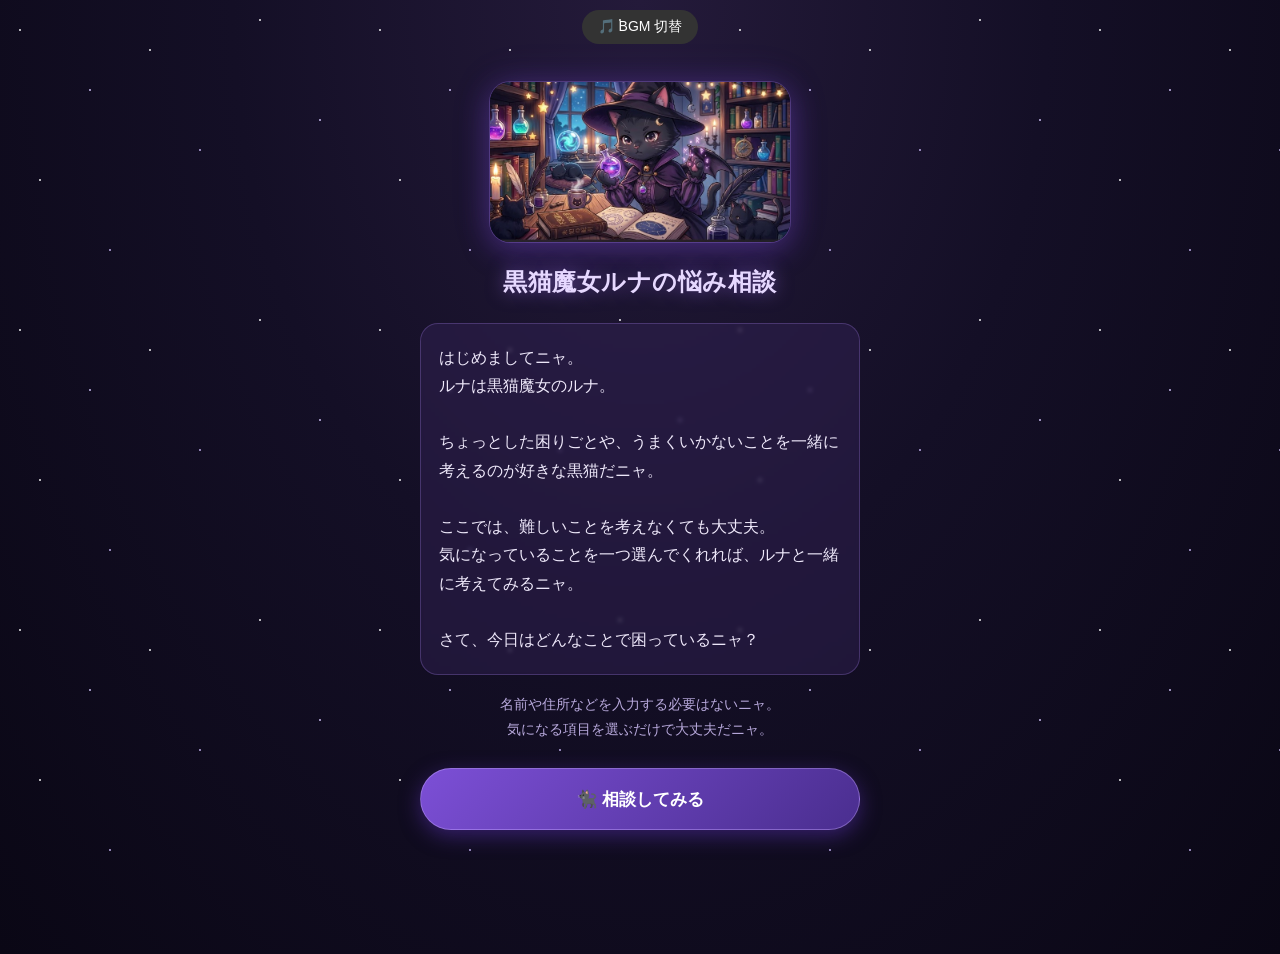
<file: index.html>
<!DOCTYPE html>
<html lang="ja">
<head>
<meta charset="UTF-8">
<meta name="viewport" content="width=device-width, initial-scale=1.0, maximum-scale=1.0, user-scalable=no">
<title>黒猫魔女ルナの悩み相談</title>
<link rel="stylesheet" href="style.css">
</head>
<body>
<audio id="bgm" src="tsukinokobune.mp3" loop></audio>
<div style="text-align:center; padding:10px;"><button onclick="const m=document.getElementById('bgm'); m.paused?m.play():m.pause();" style="background:#333; color:#fff; padding:8px 16px; border-radius:20px; border:none; font-size:14px;">🎵 BGM 切替</button></div>

<div class="stars"></div>

<main class="app">

  <!-- ==================== 最初の画面 ==================== -->
  <section id="screen-home" class="screen active">

    <div class="luna-image-wrap">
      <img src="images/luna.png" alt="黒猫魔女ルナ" class="luna-image">
    </div>

    <h1 class="app-title">黒猫魔女ルナの悩み相談</h1>

    <div class="intro-box">
      <p>はじめましてニャ。<br>
      ルナは黒猫魔女のルナ。<br><br>
      ちょっとした困りごとや、うまくいかないことを一緒に考えるのが好きな黒猫だニャ。<br><br>
      ここでは、難しいことを考えなくても大丈夫。<br>
      気になっていることを一つ選んでくれれば、ルナと一緒に考えてみるニャ。<br><br>
      さて、今日はどんなことで困っているニャ？</p>
    </div>

    <p class="privacy-note">名前や住所などを入力する必要はないニャ。<br>気になる項目を選ぶだけで大丈夫だニャ。</p>

    <button id="btn-start" class="btn-primary">🐈‍⬛ 相談してみる</button>

  </section>

  <!-- ==================== 相談開始画面 ==================== -->
  <section id="screen-topics" class="screen">

    <h2 class="topics-title">今日はどんなことで困っているニャ？</h2>

    <div class="topics-list" id="topics-list">
      <!-- ボタンは script.js で生成 -->
    </div>

    <button id="btn-back" class="btn-secondary">← もどる</button>

  </section>

  <!-- ==================== 回答画面 ==================== -->
  <section id="screen-response" class="screen">

    <div class="response-luna-wrap">
      <img src="images/luna.png" alt="黒猫魔女ルナ" class="response-luna-image">
    </div>

    <h2 class="response-worry-title" id="response-worry-title"></h2>

    <div class="response-box" id="response-box"></div>

    <div class="response-buttons">
      <button id="btn-response-more" class="btn-primary-outline">もう少し詳しく相談する</button>
      <button id="btn-response-back" class="btn-secondary">← もどる</button>
      <button id="btn-response-home" class="btn-secondary">最初から相談する</button>
    </div>

  </section>

  <!-- ==================== 深掘り選択肢画面 ==================== -->
  <section id="screen-followup" class="screen">

    <div class="response-luna-wrap">
      <img src="images/luna.png" alt="黒猫魔女ルナ" class="response-luna-image">
    </div>

    <h2 class="topics-title">もう少し詳しく相談してみるニャ</h2>

    <div class="topics-list" id="followup-list">
      <!-- ボタンは script.js で生成 -->
    </div>

    <button id="btn-followup-back" class="btn-secondary">← もどる</button>

  </section>

  <!-- ==================== 深掘り追加回答画面 ==================== -->
  <section id="screen-followup-response" class="screen">

    <div class="response-luna-wrap">
      <img src="images/luna.png" alt="黒猫魔女ルナ" class="response-luna-image">
    </div>

    <h2 class="response-worry-title" id="followup-response-title"></h2>

    <div class="response-box" id="followup-response-box"></div>

    <div class="response-buttons">
      <button id="btn-followupresponse-back" class="btn-secondary">← 選択肢に戻る</button>
      <button id="btn-followupresponse-first" class="btn-secondary">最初の回答に戻る</button>
      <button id="btn-followupresponse-home" class="btn-secondary">最初から相談する</button>
    </div>

  </section>

</main>

<script src="script.js"></script>
</body>
</html>
</file>
<file: style.css>
* {
  box-sizing: border-box;
  margin: 0;
  padding: 0;
}

html, body {
  width: 100%;
  overflow-x: hidden;
}

body {
  min-height: 100vh;
  background: radial-gradient(ellipse at top, #241a3a 0%, #140f26 45%, #0a0715 100%);
  color: #eae6f5;
  font-family: "Hiragino Kaku Gothic ProN", "Hiragino Sans", "Yu Gothic", Meiryo, sans-serif;
  position: relative;
  line-height: 1.8;
}

/* ---------- 背景の星 ---------- */
.stars {
  position: fixed;
  inset: 0;
  z-index: 0;
  pointer-events: none;
  background-image:
    radial-gradient(1.5px 1.5px at 20px 30px, #ffffff 100%, transparent),
    radial-gradient(1px 1px at 90px 90px, #d8c9ff 100%, transparent),
    radial-gradient(1.5px 1.5px at 150px 50px, #ffffff 100%, transparent),
    radial-gradient(1px 1px at 200px 150px, #c9b8f5 100%, transparent),
    radial-gradient(1.5px 1.5px at 260px 20px, #ffffff 100%, transparent),
    radial-gradient(1px 1px at 320px 120px, #d8c9ff 100%, transparent),
    radial-gradient(1.5px 1.5px at 40px 180px, #ffffff 100%, transparent),
    radial-gradient(1px 1px at 110px 250px, #c9b8f5 100%, transparent);
  background-repeat: repeat;
  background-size: 360px 300px;
  opacity: 0.7;
}

.app {
  position: relative;
  z-index: 1;
  max-width: 480px;
  margin: 0 auto;
  padding: 28px 20px 48px;
  min-height: 100vh;
}

/* ---------- 画面切り替え ---------- */
.screen {
  display: none;
}
.screen.active {
  display: block;
  animation: fadeIn 0.4s ease;
}
@keyframes fadeIn {
  from { opacity: 0; transform: translateY(8px); }
  to { opacity: 1; transform: translateY(0); }
}

/* ---------- ホーム画面 ---------- */
.luna-image-wrap {
  display: flex;
  justify-content: center;
  margin-bottom: 18px;
}

.luna-image {
  width: 78%;
  max-width: 300px;
  border-radius: 20px;
  box-shadow: 0 0 0 1px rgba(180, 140, 255, 0.25),
              0 8px 30px rgba(120, 70, 220, 0.35),
              0 0 40px rgba(150, 100, 255, 0.15);
}

.app-title {
  text-align: center;
  font-size: 1.5rem;
  font-weight: 700;
  color: #e6d8ff;
  letter-spacing: 0.02em;
  margin-bottom: 20px;
  text-shadow: 0 0 18px rgba(170, 120, 255, 0.5);
}

.intro-box {
  background: rgba(60, 40, 100, 0.35);
  border: 1px solid rgba(180, 140, 255, 0.25);
  border-radius: 18px;
  padding: 20px 18px;
  font-size: 0.98rem;
  color: #efe9fb;
  margin-bottom: 18px;
  backdrop-filter: blur(2px);
}

.privacy-note {
  text-align: center;
  font-size: 0.85rem;
  color: #b7a8db;
  margin-bottom: 26px;
}

/* ---------- ボタン共通 ---------- */
.btn-primary {
  display: block;
  width: 100%;
  padding: 18px 16px;
  font-size: 1.08rem;
  font-weight: 700;
  color: #fff;
  background: linear-gradient(135deg, #7c4fd6, #4a2e8f);
  border: 1px solid rgba(200, 170, 255, 0.4);
  border-radius: 999px;
  box-shadow: 0 6px 20px rgba(90, 50, 180, 0.5);
  cursor: pointer;
  transition: transform 0.15s ease, box-shadow 0.15s ease;
  -webkit-tap-highlight-color: transparent;
}
.btn-primary:active {
  transform: scale(0.97);
  box-shadow: 0 3px 12px rgba(90, 50, 180, 0.5);
}

.btn-secondary {
  display: block;
  width: 100%;
  margin-top: 24px;
  padding: 14px 16px;
  font-size: 0.95rem;
  font-weight: 600;
  color: #cfc0f2;
  background: transparent;
  border: 1px solid rgba(180, 140, 255, 0.35);
  border-radius: 999px;
  cursor: pointer;
  -webkit-tap-highlight-color: transparent;
}
.btn-secondary:active {
  background: rgba(120, 80, 200, 0.15);
}

/* ---------- 相談トピック画面 ---------- */
.topics-title {
  text-align: center;
  font-size: 1.15rem;
  font-weight: 700;
  color: #e6d8ff;
  margin: 6px 0 22px;
  text-shadow: 0 0 14px rgba(170, 120, 255, 0.4);
}

.topics-list {
  display: flex;
  flex-direction: column;
  gap: 12px;
}

.topic-btn {
  width: 100%;
  text-align: left;
  padding: 15px 18px;
  font-size: 0.96rem;
  color: #f0eaff;
  background: rgba(50, 34, 90, 0.55);
  border: 1px solid rgba(160, 120, 240, 0.28);
  border-radius: 14px;
  cursor: pointer;
  transition: background 0.15s ease, transform 0.1s ease;
  -webkit-tap-highlight-color: transparent;
}

.topic-btn:active {
  background: rgba(110, 70, 200, 0.5);
  transform: scale(0.98);
}

.topic-btn .num {
  color: #b899ff;
  margin-right: 8px;
  font-weight: 700;
}

/* ---------- 回答画面 ---------- */
.response-luna-wrap {
  display: flex;
  justify-content: center;
  margin-bottom: 14px;
}

.response-luna-image {
  width: 46%;
  max-width: 160px;
  border-radius: 16px;
  box-shadow: 0 0 0 1px rgba(180, 140, 255, 0.25),
              0 6px 22px rgba(120, 70, 220, 0.35),
              0 0 30px rgba(150, 100, 255, 0.15);
}

.response-worry-title {
  text-align: center;
  font-size: 1.08rem;
  font-weight: 700;
  color: #d8c4ff;
  margin-bottom: 16px;
  padding: 0 6px;
}

.response-box {
  background: rgba(60, 40, 100, 0.35);
  border: 1px solid rgba(180, 140, 255, 0.25);
  border-radius: 18px;
  padding: 20px 18px;
  font-size: 0.96rem;
  color: #efe9fb;
  margin-bottom: 24px;
  backdrop-filter: blur(2px);
}

.response-box p {
  margin-bottom: 14px;
}
.response-box p:last-child {
  margin-bottom: 0;
}

.response-buttons {
  display: flex;
  flex-direction: column;
  gap: 12px;
}

.btn-primary-outline {
  display: block;
  width: 100%;
  padding: 16px 16px;
  font-size: 1rem;
  font-weight: 700;
  color: #e6d8ff;
  background: rgba(124, 79, 214, 0.18);
  border: 1px solid rgba(180, 140, 255, 0.45);
  border-radius: 999px;
  cursor: pointer;
  -webkit-tap-highlight-color: transparent;
  transition: transform 0.15s ease, background 0.15s ease;
}
.btn-primary-outline:active {
  transform: scale(0.97);
  background: rgba(124, 79, 214, 0.32);
}

@media (max-width: 360px) {
  .app-title { font-size: 1.32rem; }
  .topic-btn { font-size: 0.9rem; padding: 13px 14px; }
  .response-worry-title { font-size: 1rem; }
}
</file>
